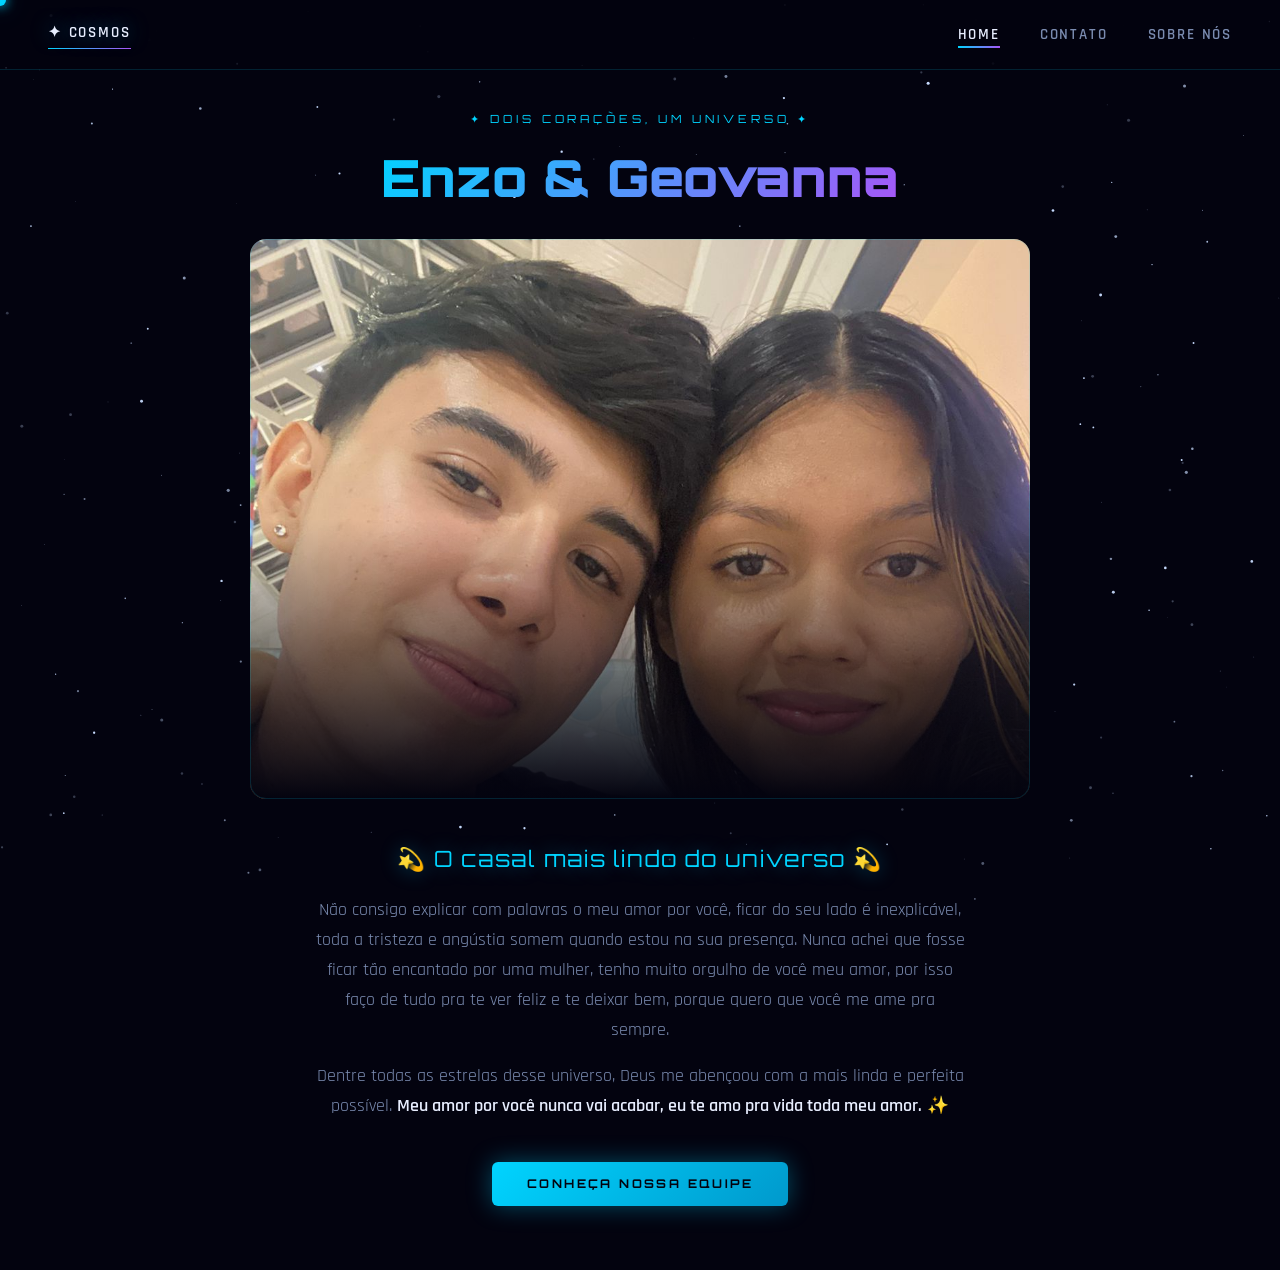
<file: index.html>
<!DOCTYPE html>
<html lang="pt-BR">
<head>
  <meta charset="UTF-8">
  <meta http-equiv="refresh" content="0; url=home.html">
  <title>Astronomia</title>
</head>
<body>
  <script>window.location.replace("home.html");</script>
</body>
</html>
</file>
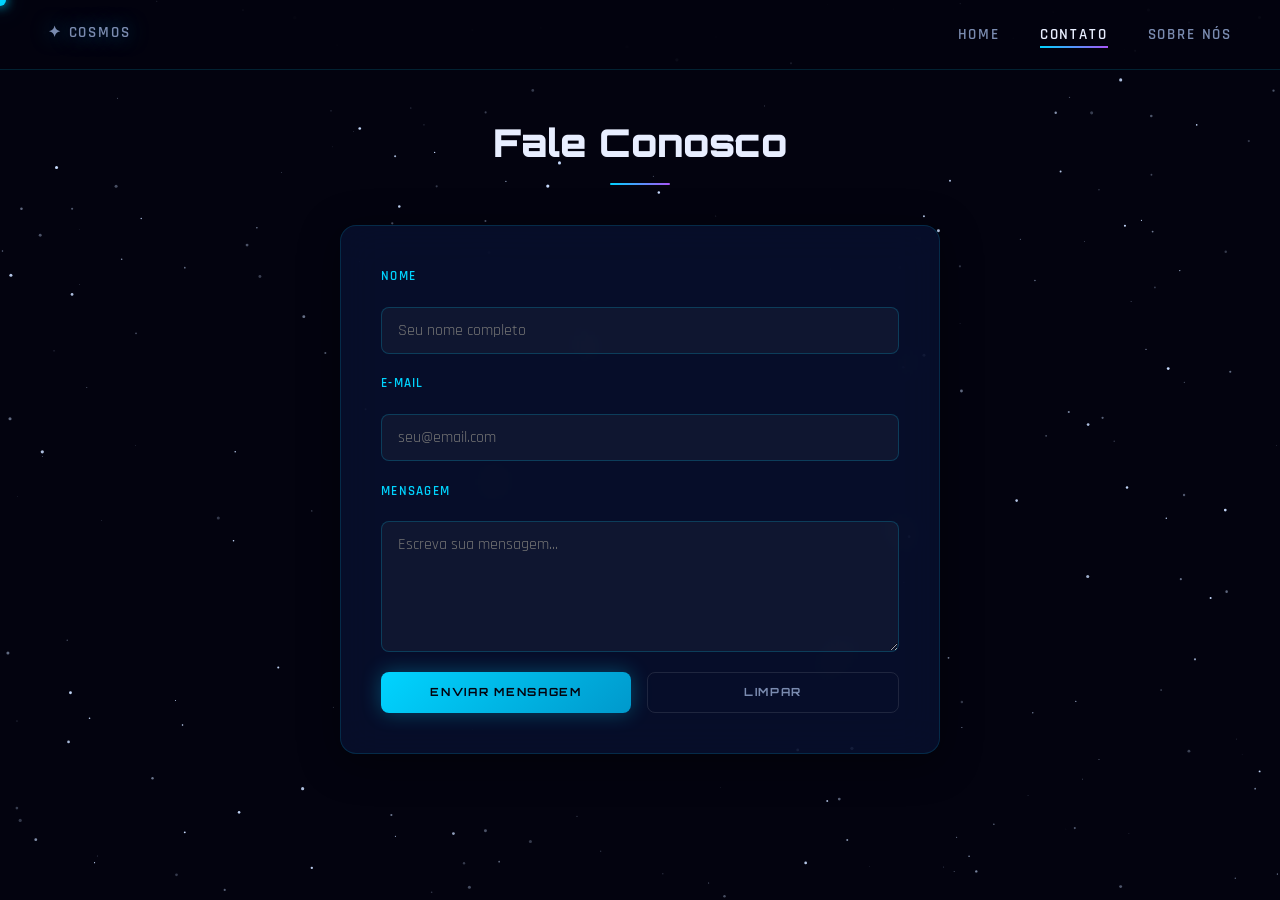
<file: contato.html>
<!DOCTYPE html>
<html lang="pt-BR">
<head>
  <meta charset="UTF-8">
  <meta name="viewport" content="width=device-width, initial-scale=1.0">
  <title>Contato — Astronomia</title>
  <link rel="stylesheet" href="style.css">
</head>
<body>
  <canvas id="star-canvas"></canvas>
  <div id="progress-bar"></div>

  <header>
    <nav class="navbar">
      <a class="nav-logo" href="home.html">✦ Cosmos</a>
      <button class="nav-toggle" aria-label="Menu" aria-expanded="false">
        <span></span><span></span><span></span>
      </button>
      <ul>
        <li><a href="home.html">Home</a></li>
        <li><a href="contato.html">Contato</a></li>
        <li><a href="sobre.html">Sobre Nós</a></li>
      </ul>
    </nav>
  </header>

  <main>
    <section class="contato">
      <h1>Fale Conosco</h1>
      <div class="section-line"></div>

      <form>
        <label for="name">Nome</label>
        <input type="text" id="name" name="name" placeholder="Seu nome completo" required>

        <label for="email">E-mail</label>
        <input type="email" id="email" name="email" placeholder="seu@email.com" required>

        <label for="message">Mensagem</label>
        <textarea id="message" name="message" rows="5" placeholder="Escreva sua mensagem..." required></textarea>

        <div class="btn-row">
          <button type="submit">Enviar Mensagem</button>
          <button type="reset">Limpar</button>
        </div>
      </form>
    </section>
  </main>

  <script src="cosmos.js"></script>
</body>
</html>
</file>
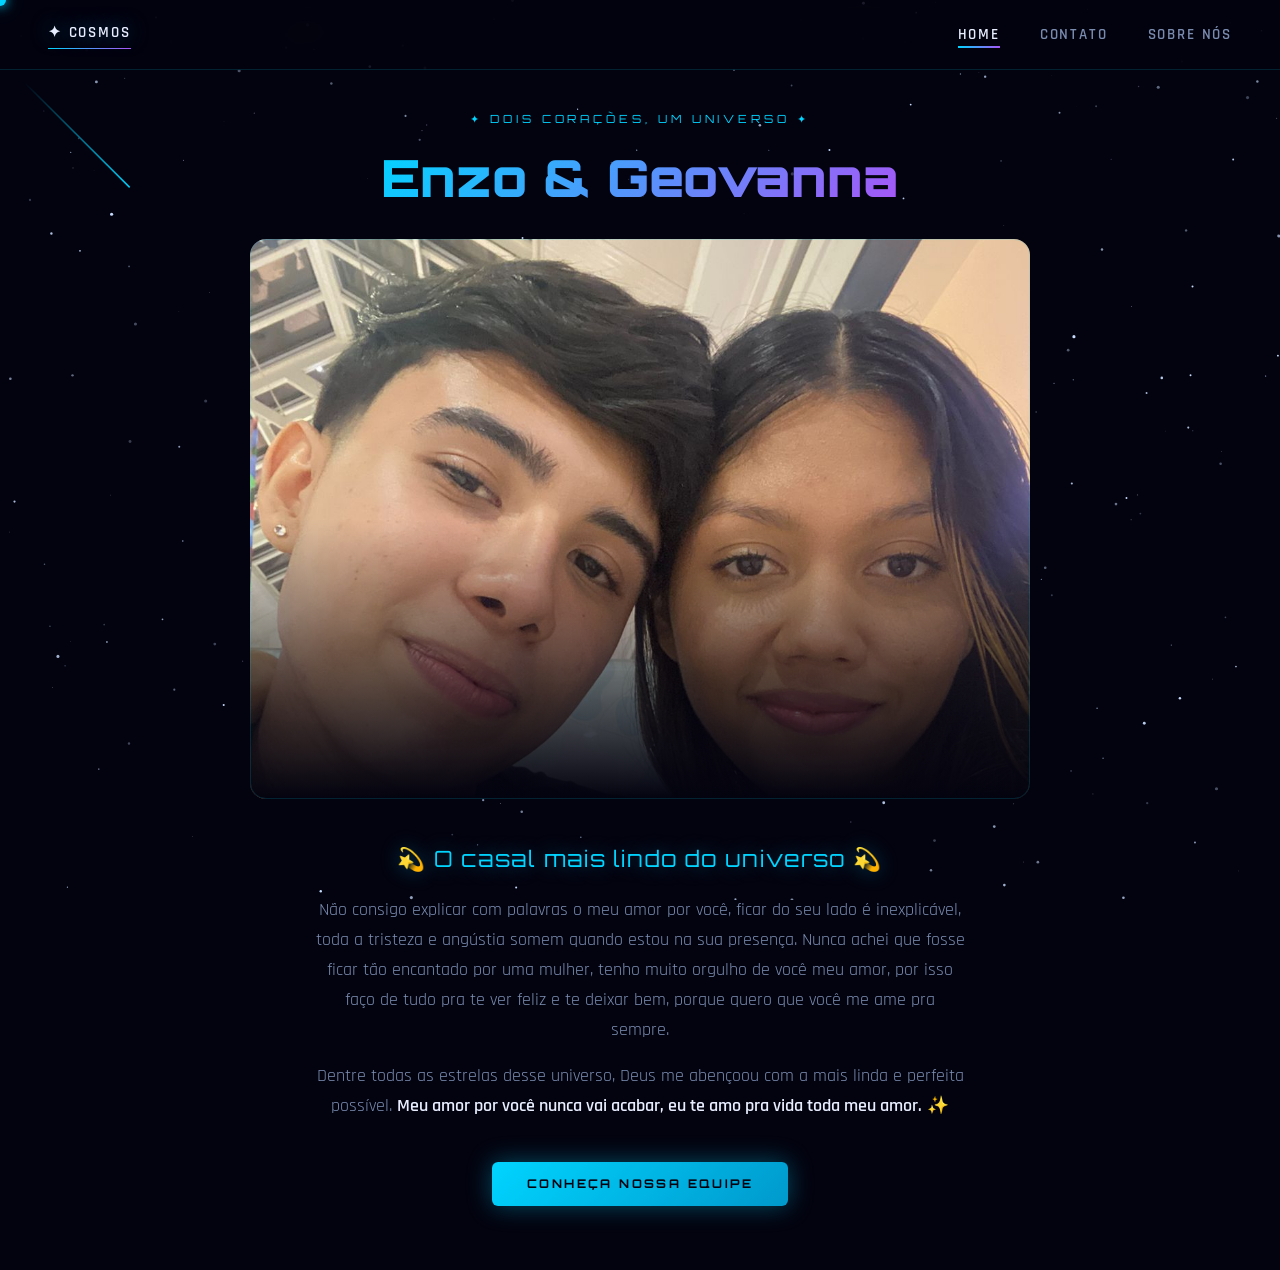
<file: home.html>
<!DOCTYPE html>
<html lang="pt-BR">
<head>
  <meta charset="UTF-8">
  <meta name="viewport" content="width=device-width, initial-scale=1.0">
  <title>Home — Enzo & Geovanna</title>
  <link rel="stylesheet" href="style.css">
  <style>
    .casal-wrapper { max-width: 500px; border-radius: 24px; }
    .casal-wrapper img {
      height: 560px;
      object-fit: cover;
      object-position: top;
      border-radius: 24px;
    }
    .casal-destaque {
      font-family: 'Orbitron', sans-serif;
      font-size: clamp(1rem, 3vw, 1.4rem) !important;
      color: var(--glow-cyan) !important;
      text-shadow: 0 0 20px rgba(0,212,255,0.4);
      margin-bottom: 1.2rem !important;
      letter-spacing: 0.05em;
    }
    @media (max-width: 520px) {
      .casal-wrapper img { height: 380px; }
    }
  </style>
</head>
<body>
  <canvas id="star-canvas"></canvas>
  <div id="progress-bar"></div>

  <header>
    <nav class="navbar">
      <a class="nav-logo" href="home.html">✦ Cosmos</a>
      <button class="nav-toggle" aria-label="Menu" aria-expanded="false">
        <span></span><span></span><span></span>
      </button>
      <ul>
        <li><a href="home.html">Home</a></li>
        <li><a href="contato.html">Contato</a></li>
        <li><a href="sobre.html">Sobre Nós</a></li>
      </ul>
    </nav>
  </header>

  <main>
    <section class="home">
      <p class="eyebrow">✦ Dois corações, um universo ✦</p>

      <h1><span>Enzo & Geovanna</span></h1>

      <div class="img-wrapper casal-wrapper">
        <img src="casal.jpg" alt="Enzo e Geovanna">
      </div>

      <div class="text-block">
        <p class="casal-destaque">💫 O casal mais lindo do universo 💫</p>
        <p>Não consigo explicar com palavras o meu amor por você, ficar do seu lado é inexplicável, toda a tristeza e angústia somem quando estou na sua presença. Nunca achei que fosse ficar tão encantado por uma mulher, tenho muito orgulho de você meu amor, por isso faço de tudo pra te ver feliz e te deixar bem, porque quero que você me ame pra sempre.</p>
        <p>Dentre todas as estrelas desse universo, Deus me abençoou com a mais linda e perfeita possível. <strong>Meu amor por você nunca vai acabar, eu te amo pra vida toda meu amor.</strong> ✨</p>
        <a href="sobre.html" class="cta-btn">Conheça nossa equipe</a>
      </div>
    </section>
  </main>

  <script src="cosmos.js"></script>
</body>
</html>
</file>
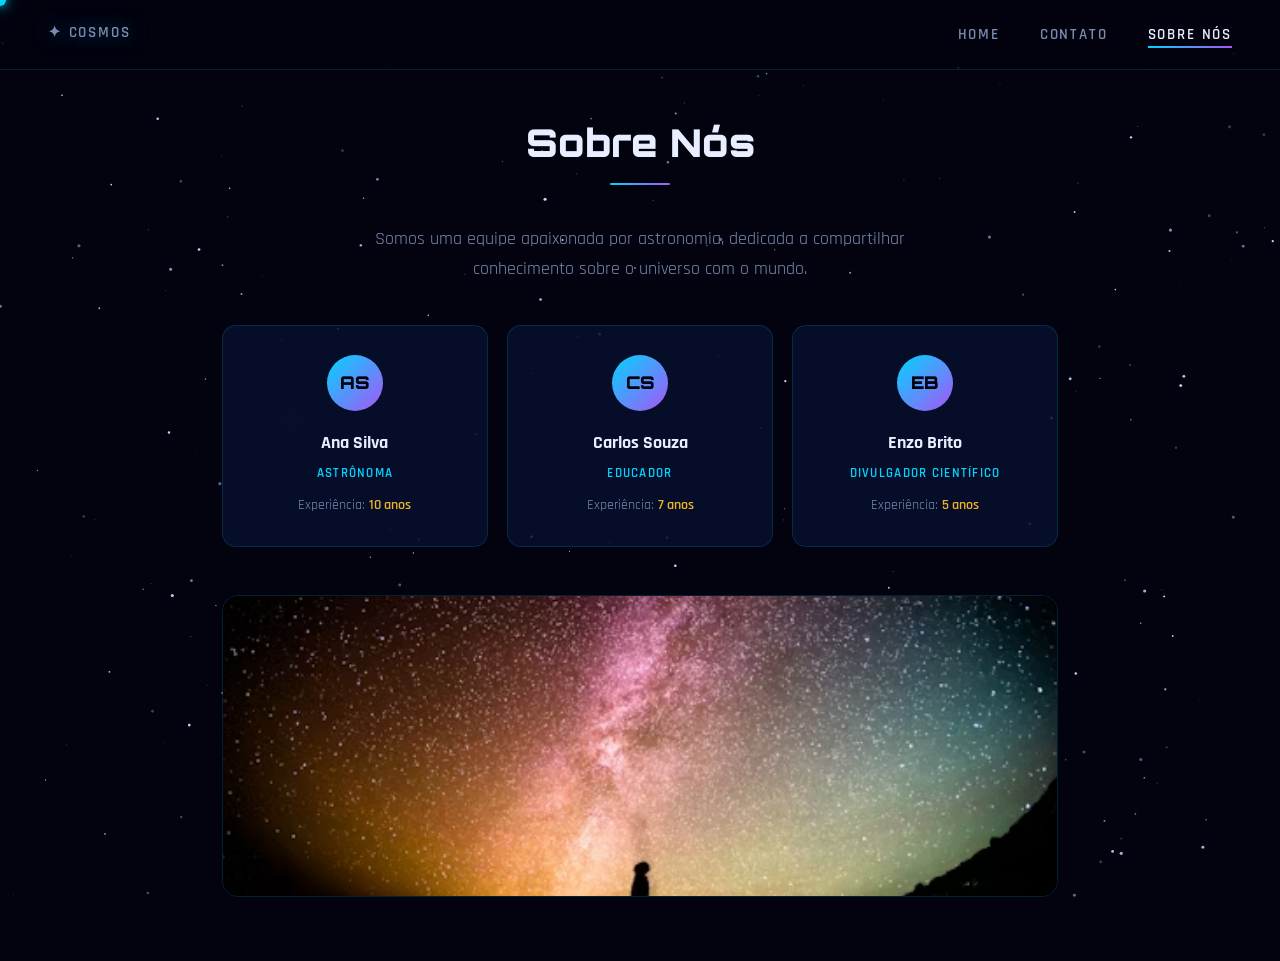
<file: sobre.html>
<!DOCTYPE html>
<html lang="pt-BR">
<head>
  <meta charset="UTF-8">
  <meta name="viewport" content="width=device-width, initial-scale=1.0">
  <title>Sobre Nós — Astronomia</title>
  <link rel="stylesheet" href="style.css">
</head>
<body>
  <canvas id="star-canvas"></canvas>
  <div id="progress-bar"></div>

  <header>
    <nav class="navbar">
      <a class="nav-logo" href="home.html">✦ Cosmos</a>
      <button class="nav-toggle" aria-label="Menu" aria-expanded="false">
        <span></span><span></span><span></span>
      </button>
      <ul>
        <li><a href="home.html">Home</a></li>
        <li><a href="contato.html">Contato</a></li>
        <li><a href="sobre.html">Sobre Nós</a></li>
      </ul>
    </nav>
  </header>

  <main>
    <section class="sobre">
      <h1>Sobre Nós</h1>
      <div class="section-line"></div>

      <p class="intro-text">Somos uma equipe apaixonada por astronomia, dedicada a compartilhar conhecimento sobre o universo com o mundo.</p>

      <div class="team-cards">
        <div class="card">
          <div class="card-avatar">AS</div>
          <div class="card-name">Ana Silva</div>
          <div class="card-role">Astrônoma</div>
          <div class="card-exp">Experiência: <span>10 anos</span></div>
        </div>
        <div class="card">
          <div class="card-avatar">CS</div>
          <div class="card-name">Carlos Souza</div>
          <div class="card-role">Educador</div>
          <div class="card-exp">Experiência: <span>7 anos</span></div>
        </div>
        <div class="card">
          <div class="card-avatar">EB</div>
          <div class="card-name">Enzo Brito</div>
          <div class="card-role">Divulgador Científico</div>
          <div class="card-exp">Experiência: <span>5 anos</span></div>
        </div>
      </div>

      <div class="img-wrapper">
        <img src="photo-1444703686981-a3abbc4d4fe3.avif" alt="Universo">
      </div>
    </section>
  </main>

  <script src="cosmos.js"></script>
</body>
</html>
</file>
<file: style.css>
@import url('https://fonts.googleapis.com/css2?family=Orbitron:wght@400;700;900&family=Rajdhani:wght@300;400;500;600&display=swap');

:root {
  --deep-space: #03030f;
  --navy: #080824;
  --nebula-blue: #0d1b4b;
  --cosmic-blue: #1a2d6b;
  --star-white: #e8eeff;
  --glow-cyan: #00d4ff;
  --glow-purple: #a855f7;
  --accent-gold: #f0b429;
  --text-muted: #7a8bb0;
  --glass: rgba(13, 27, 75, 0.45);
  --glass-border: rgba(0, 212, 255, 0.15);
}

*, *::before, *::after {
  margin: 0;
  padding: 0;
  box-sizing: border-box;
}

html {
  scroll-behavior: smooth;
}

body {
  font-family: 'Rajdhani', sans-serif;
  background-color: var(--deep-space);
  color: var(--star-white);
  line-height: 1.7;
  overflow-x: hidden;
  cursor: none;
}

/* ── CUSTOM CURSOR ── */
.cursor {
  width: 12px;
  height: 12px;
  background: var(--glow-cyan);
  border-radius: 50%;
  position: fixed;
  top: 0; left: 0;
  pointer-events: none;
  z-index: 9999;
  transition: transform 0.1s ease, background 0.2s;
  box-shadow: 0 0 12px var(--glow-cyan), 0 0 30px rgba(0,212,255,0.3);
  transform: translate(-50%, -50%);
}

.cursor-ring {
  width: 36px;
  height: 36px;
  border: 1.5px solid rgba(0, 212, 255, 0.5);
  border-radius: 50%;
  position: fixed;
  top: 0; left: 0;
  pointer-events: none;
  z-index: 9998;
  transform: translate(-50%, -50%);
  transition: transform 0.15s ease, width 0.2s, height 0.2s, opacity 0.2s;
}

/* ── STAR CANVAS ── */
#star-canvas {
  position: fixed;
  inset: 0;
  z-index: 0;
  pointer-events: none;
}

/* ── NAVBAR ── */
.navbar {
  position: fixed;
  top: 0;
  width: 100%;
  z-index: 1000;
  padding: 0 3rem;
  height: 70px;
  display: flex;
  align-items: center;
  justify-content: space-between;
  background: rgba(3,3,15,0.7);
  backdrop-filter: blur(18px);
  border-bottom: 1px solid var(--glass-border);
  transition: background 0.3s;
}

.navbar.scrolled {
  background: rgba(3,3,15,0.95);
}

.nav-logo {
  font-family: 'Orbitron', sans-serif;
  font-weight: 900;
  font-size: 1.1rem;
  letter-spacing: 0.2em;
  color: var(--glow-cyan);
  text-decoration: none;
  text-transform: uppercase;
  text-shadow: 0 0 20px rgba(0,212,255,0.5);
}

.navbar ul {
  list-style: none;
  display: flex;
  gap: 2.5rem;
}

.navbar a {
  font-family: 'Rajdhani', sans-serif;
  font-weight: 600;
  font-size: 0.95rem;
  color: var(--text-muted);
  text-decoration: none;
  text-transform: uppercase;
  letter-spacing: 0.12em;
  position: relative;
  transition: color 0.3s;
  padding-bottom: 4px;
}

.navbar a::after {
  content: '';
  position: absolute;
  bottom: 0;
  left: 0;
  width: 0;
  height: 1.5px;
  background: linear-gradient(90deg, var(--glow-cyan), var(--glow-purple));
  transition: width 0.35s ease;
}

.navbar a:hover,
.navbar a.active {
  color: var(--star-white);
}

.navbar a:hover::after,
.navbar a.active::after {
  width: 100%;
}

/* ── MAIN WRAPPER ── */
main {
  position: relative;
  z-index: 1;
  max-width: 900px;
  margin: 0 auto;
  padding: 110px 2rem 4rem;
}

/* ── SECTION BASE ── */
section {
  opacity: 0;
  transform: translateY(40px);
  transition: opacity 0.8s ease, transform 0.8s ease;
}

section.visible {
  opacity: 1;
  transform: translateY(0);
}

/* ── HOME ── */
.home {
  text-align: center;
}

.home .eyebrow {
  font-family: 'Orbitron', sans-serif;
  font-size: 0.7rem;
  letter-spacing: 0.35em;
  color: var(--glow-cyan);
  text-transform: uppercase;
  margin-bottom: 1.2rem;
  opacity: 0;
  animation: fadeSlideUp 0.8s ease 0.3s forwards;
}

.home h1 {
  font-family: 'Orbitron', sans-serif;
  font-size: clamp(1.8rem, 4vw, 3.2rem);
  font-weight: 900;
  line-height: 1.15;
  color: var(--star-white);
  margin-bottom: 2rem;
  opacity: 0;
  animation: fadeSlideUp 0.9s ease 0.5s forwards;
}

.home h1 span {
  background: linear-gradient(135deg, var(--glow-cyan), var(--glow-purple));
  -webkit-background-clip: text;
  -webkit-text-fill-color: transparent;
  background-clip: text;
}

.home .img-wrapper {
  position: relative;
  margin: 0 auto 2.5rem;
  max-width: 780px;
  border-radius: 16px;
  overflow: hidden;
  opacity: 0;
  animation: fadeSlideUp 1s ease 0.7s forwards;
}

.home .img-wrapper::before {
  content: '';
  position: absolute;
  inset: 0;
  border-radius: 16px;
  border: 1px solid var(--glass-border);
  z-index: 2;
  pointer-events: none;
}

.home .img-wrapper::after {
  content: '';
  position: absolute;
  bottom: 0;
  left: 0;
  right: 0;
  height: 50%;
  background: linear-gradient(to top, var(--deep-space) 0%, transparent 100%);
  z-index: 1;
  pointer-events: none;
}

.home img {
  width: 100%;
  height: 400px;
  object-fit: cover;
  display: block;
  transition: transform 6s ease;
  transform: scale(1.05);
}

.home .img-wrapper:hover img {
  transform: scale(1.0);
}

.home .text-block {
  max-width: 650px;
  margin: 0 auto;
  opacity: 0;
  animation: fadeSlideUp 1s ease 0.95s forwards;
}

.home p {
  font-size: 1.1rem;
  color: var(--text-muted);
  margin-bottom: 1rem;
  font-weight: 400;
}

.home p strong {
  color: var(--star-white);
  font-weight: 600;
}

.home .cta-btn {
  display: inline-block;
  margin-top: 1.5rem;
  padding: 0.75rem 2.2rem;
  font-family: 'Orbitron', sans-serif;
  font-size: 0.75rem;
  font-weight: 700;
  letter-spacing: 0.2em;
  text-transform: uppercase;
  color: var(--deep-space);
  background: linear-gradient(135deg, var(--glow-cyan), #0099cc);
  border-radius: 6px;
  text-decoration: none;
  transition: transform 0.2s, box-shadow 0.3s;
  box-shadow: 0 0 25px rgba(0,212,255,0.35);
}

.home .cta-btn:hover {
  transform: translateY(-3px);
  box-shadow: 0 0 40px rgba(0,212,255,0.55);
}

/* ── CONTATO ── */
.contato h1,
.sobre h1 {
  font-family: 'Orbitron', sans-serif;
  font-size: clamp(1.5rem, 3vw, 2.4rem);
  font-weight: 900;
  color: var(--star-white);
  text-align: center;
  margin-bottom: 0.5rem;
}

.section-line {
  width: 60px;
  height: 2px;
  background: linear-gradient(90deg, var(--glow-cyan), var(--glow-purple));
  margin: 0 auto 2.5rem;
  border-radius: 2px;
}

.contato form {
  display: flex;
  flex-direction: column;
  gap: 1.2rem;
  max-width: 600px;
  margin: 0 auto;
  background: var(--glass);
  backdrop-filter: blur(20px);
  padding: 2.5rem;
  border-radius: 16px;
  border: 1px solid var(--glass-border);
  box-shadow: 0 8px 40px rgba(0,0,0,0.4);
}

.contato label {
  font-weight: 600;
  font-size: 0.8rem;
  text-transform: uppercase;
  letter-spacing: 0.1em;
  color: var(--glow-cyan);
}

.contato input,
.contato textarea {
  padding: 0.75rem 1rem;
  background: rgba(255,255,255,0.04);
  border: 1px solid rgba(0,212,255,0.2);
  border-radius: 8px;
  font-size: 1rem;
  font-family: 'Rajdhani', sans-serif;
  color: var(--star-white);
  transition: border-color 0.3s, box-shadow 0.3s;
  outline: none;
}

.contato input:focus,
.contato textarea:focus {
  border-color: var(--glow-cyan);
  box-shadow: 0 0 0 3px rgba(0,212,255,0.1);
}

.contato textarea {
  resize: vertical;
  min-height: 120px;
}

.btn-row {
  display: flex;
  gap: 1rem;
}

.contato button {
  flex: 1;
  padding: 0.8rem 1.5rem;
  font-family: 'Orbitron', sans-serif;
  font-size: 0.7rem;
  font-weight: 700;
  letter-spacing: 0.15em;
  text-transform: uppercase;
  border: none;
  border-radius: 8px;
  cursor: none;
  transition: transform 0.2s, box-shadow 0.3s;
}

.contato button[type="submit"] {
  background: linear-gradient(135deg, var(--glow-cyan), #0099cc);
  color: var(--deep-space);
  box-shadow: 0 0 20px rgba(0,212,255,0.3);
}

.contato button[type="submit"]:hover {
  transform: translateY(-2px);
  box-shadow: 0 0 35px rgba(0,212,255,0.5);
}

.contato button[type="reset"] {
  background: transparent;
  color: var(--text-muted);
  border: 1px solid rgba(255,255,255,0.1);
}

.contato button[type="reset"]:hover {
  color: var(--star-white);
  border-color: rgba(255,255,255,0.3);
}

/* ── SOBRE ── */
.sobre .intro-text {
  text-align: center;
  color: var(--text-muted);
  font-size: 1.1rem;
  max-width: 600px;
  margin: 0 auto 2.5rem;
}

.team-cards {
  display: grid;
  grid-template-columns: repeat(auto-fit, minmax(220px, 1fr));
  gap: 1.2rem;
  margin-bottom: 3rem;
}

.card {
  background: var(--glass);
  backdrop-filter: blur(20px);
  border: 1px solid var(--glass-border);
  border-radius: 14px;
  padding: 1.8rem 1.5rem;
  text-align: center;
  transition: transform 0.3s, box-shadow 0.3s, border-color 0.3s;
  position: relative;
  overflow: hidden;
}

.card::before {
  content: '';
  position: absolute;
  top: 0;
  left: 0;
  right: 0;
  height: 2px;
  background: linear-gradient(90deg, var(--glow-cyan), var(--glow-purple));
  transform: scaleX(0);
  transform-origin: left;
  transition: transform 0.4s ease;
}

.card:hover::before {
  transform: scaleX(1);
}

.card:hover {
  transform: translateY(-6px);
  box-shadow: 0 20px 50px rgba(0,0,0,0.5);
  border-color: rgba(0,212,255,0.3);
}

.card-avatar {
  width: 56px;
  height: 56px;
  border-radius: 50%;
  background: linear-gradient(135deg, var(--glow-cyan), var(--glow-purple));
  display: flex;
  align-items: center;
  justify-content: center;
  margin: 0 auto 1rem;
  font-family: 'Orbitron', sans-serif;
  font-size: 1.1rem;
  font-weight: 900;
  color: var(--deep-space);
}

.card-name {
  font-family: 'Rajdhani', sans-serif;
  font-size: 1.15rem;
  font-weight: 700;
  color: var(--star-white);
  margin-bottom: 0.3rem;
}

.card-role {
  font-size: 0.8rem;
  font-weight: 600;
  text-transform: uppercase;
  letter-spacing: 0.1em;
  color: var(--glow-cyan);
  margin-bottom: 0.5rem;
}

.card-exp {
  font-size: 0.9rem;
  color: var(--text-muted);
}

.card-exp span {
  color: var(--accent-gold);
  font-weight: 600;
}

.sobre .img-wrapper {
  position: relative;
  border-radius: 16px;
  overflow: hidden;
  border: 1px solid var(--glass-border);
}

.sobre img {
  width: 100%;
  height: 300px;
  object-fit: cover;
  display: block;
  transition: transform 6s ease;
  transform: scale(1.05);
}

.sobre .img-wrapper:hover img {
  transform: scale(1.0);
}

/* ── SCROLL PROGRESS ── */
#progress-bar {
  position: fixed;
  top: 70px;
  left: 0;
  height: 2px;
  width: 0%;
  background: linear-gradient(90deg, var(--glow-cyan), var(--glow-purple));
  z-index: 999;
  transition: width 0.1s linear;
  box-shadow: 0 0 8px var(--glow-cyan);
}

/* ── ANIMATIONS ── */
@keyframes fadeSlideUp {
  from { opacity: 0; transform: translateY(30px); }
  to   { opacity: 1; transform: translateY(0); }
}

@keyframes twinkle {
  0%, 100% { opacity: 0.2; }
  50%       { opacity: 1; }
}

/* ── TOAST ── */
.toast {
  position: fixed;
  bottom: 2rem;
  right: 2rem;
  background: var(--glass);
  backdrop-filter: blur(20px);
  border: 1px solid rgba(0,212,255,0.25);
  border-radius: 10px;
  padding: 1rem 1.5rem;
  font-family: 'Rajdhani', sans-serif;
  font-size: 1rem;
  color: var(--glow-cyan);
  font-weight: 600;
  z-index: 2000;
  transform: translateY(100px);
  opacity: 0;
  transition: transform 0.4s ease, opacity 0.4s ease;
}

.toast.show {
  transform: translateY(0);
  opacity: 1;
}

/* ══════════════════════════════════════════
   RESPONSIVE — MOBILE FIRST
   ══════════════════════════════════════════ */

/* ── HAMBURGER BUTTON (hidden on desktop) ── */
.nav-toggle {
  display: none;
  flex-direction: column;
  justify-content: center;
  gap: 5px;
  width: 36px;
  height: 36px;
  background: none;
  border: none;
  cursor: pointer;
  padding: 4px;
  z-index: 1100;
}

.nav-toggle span {
  display: block;
  width: 100%;
  height: 2px;
  background: var(--glow-cyan);
  border-radius: 2px;
  transition: transform 0.35s ease, opacity 0.25s ease, width 0.25s ease;
  transform-origin: center;
}

/* X state */
.nav-toggle.open span:nth-child(1) { transform: translateY(7px) rotate(45deg); }
.nav-toggle.open span:nth-child(2) { opacity: 0; width: 0; }
.nav-toggle.open span:nth-child(3) { transform: translateY(-7px) rotate(-45deg); }

/* ── TABLET (≤ 768px) ── */
@media (max-width: 768px) {
  /* disable custom cursor on touch */
  body { cursor: auto; }
  .cursor, .cursor-ring { display: none; }
  .contato button { cursor: pointer; }

  main { padding: 100px 1.5rem 3rem; }

  .home h1 { font-size: clamp(1.5rem, 6vw, 2.2rem); }
  .home img { height: 300px; }

  .team-cards { grid-template-columns: repeat(2, 1fr); }
}

/* ── MOBILE (≤ 520px) ── */
@media (max-width: 520px) {
  /* ── Navbar mobile ── */
  .navbar {
    padding: 0 1.2rem;
    height: 62px;
  }

  .nav-logo { font-size: 0.95rem; letter-spacing: 0.12em; }

  /* Show hamburger */
  .nav-toggle { display: flex; }

  /* Slide-down mobile menu */
  .navbar ul {
    position: fixed;
    top: 62px;
    left: 0;
    right: 0;
    background: rgba(3, 3, 15, 0.97);
    backdrop-filter: blur(24px);
    flex-direction: column;
    align-items: center;
    gap: 0;
    padding: 0;
    max-height: 0;
    overflow: hidden;
    transition: max-height 0.4s ease, padding 0.3s ease;
    border-bottom: 1px solid var(--glass-border);
  }

  .navbar ul.open {
    max-height: 260px;
    padding: 1rem 0 1.5rem;
  }

  .navbar ul li { width: 100%; text-align: center; }

  .navbar ul a {
    display: block;
    padding: 0.85rem 0;
    font-size: 1rem;
    letter-spacing: 0.2em;
  }

  /* ── Progress bar adjust ── */
  #progress-bar { top: 62px; }

  /* ── Main ── */
  main { padding: 86px 1rem 2.5rem; }

  /* ── Home ── */
  .home .eyebrow { font-size: 0.6rem; letter-spacing: 0.2em; }
  .home h1 { font-size: clamp(1.3rem, 7vw, 1.9rem); line-height: 1.2; }
  .home img { height: 220px; }
  .home p { font-size: 1rem; }
  .home .cta-btn {
    font-size: 0.65rem;
    padding: 0.7rem 1.6rem;
    letter-spacing: 0.15em;
  }

  /* ── Contact form ── */
  .contato form { padding: 1.4rem 1.1rem; gap: 1rem; }
  .contato input,
  .contato textarea { font-size: 0.95rem; padding: 0.65rem 0.85rem; }
  .contato button { font-size: 0.62rem; padding: 0.75rem 1rem; }
  .btn-row { flex-direction: column; }

  /* ── Sobre ── */
  .sobre .intro-text { font-size: 1rem; }
  .team-cards { grid-template-columns: 1fr; gap: 1rem; }
  .sobre img { height: 200px; }

  /* ── Toast ── */
  .toast {
    left: 1rem;
    right: 1rem;
    bottom: 1.2rem;
    font-size: 0.9rem;
  }
}
</file>
